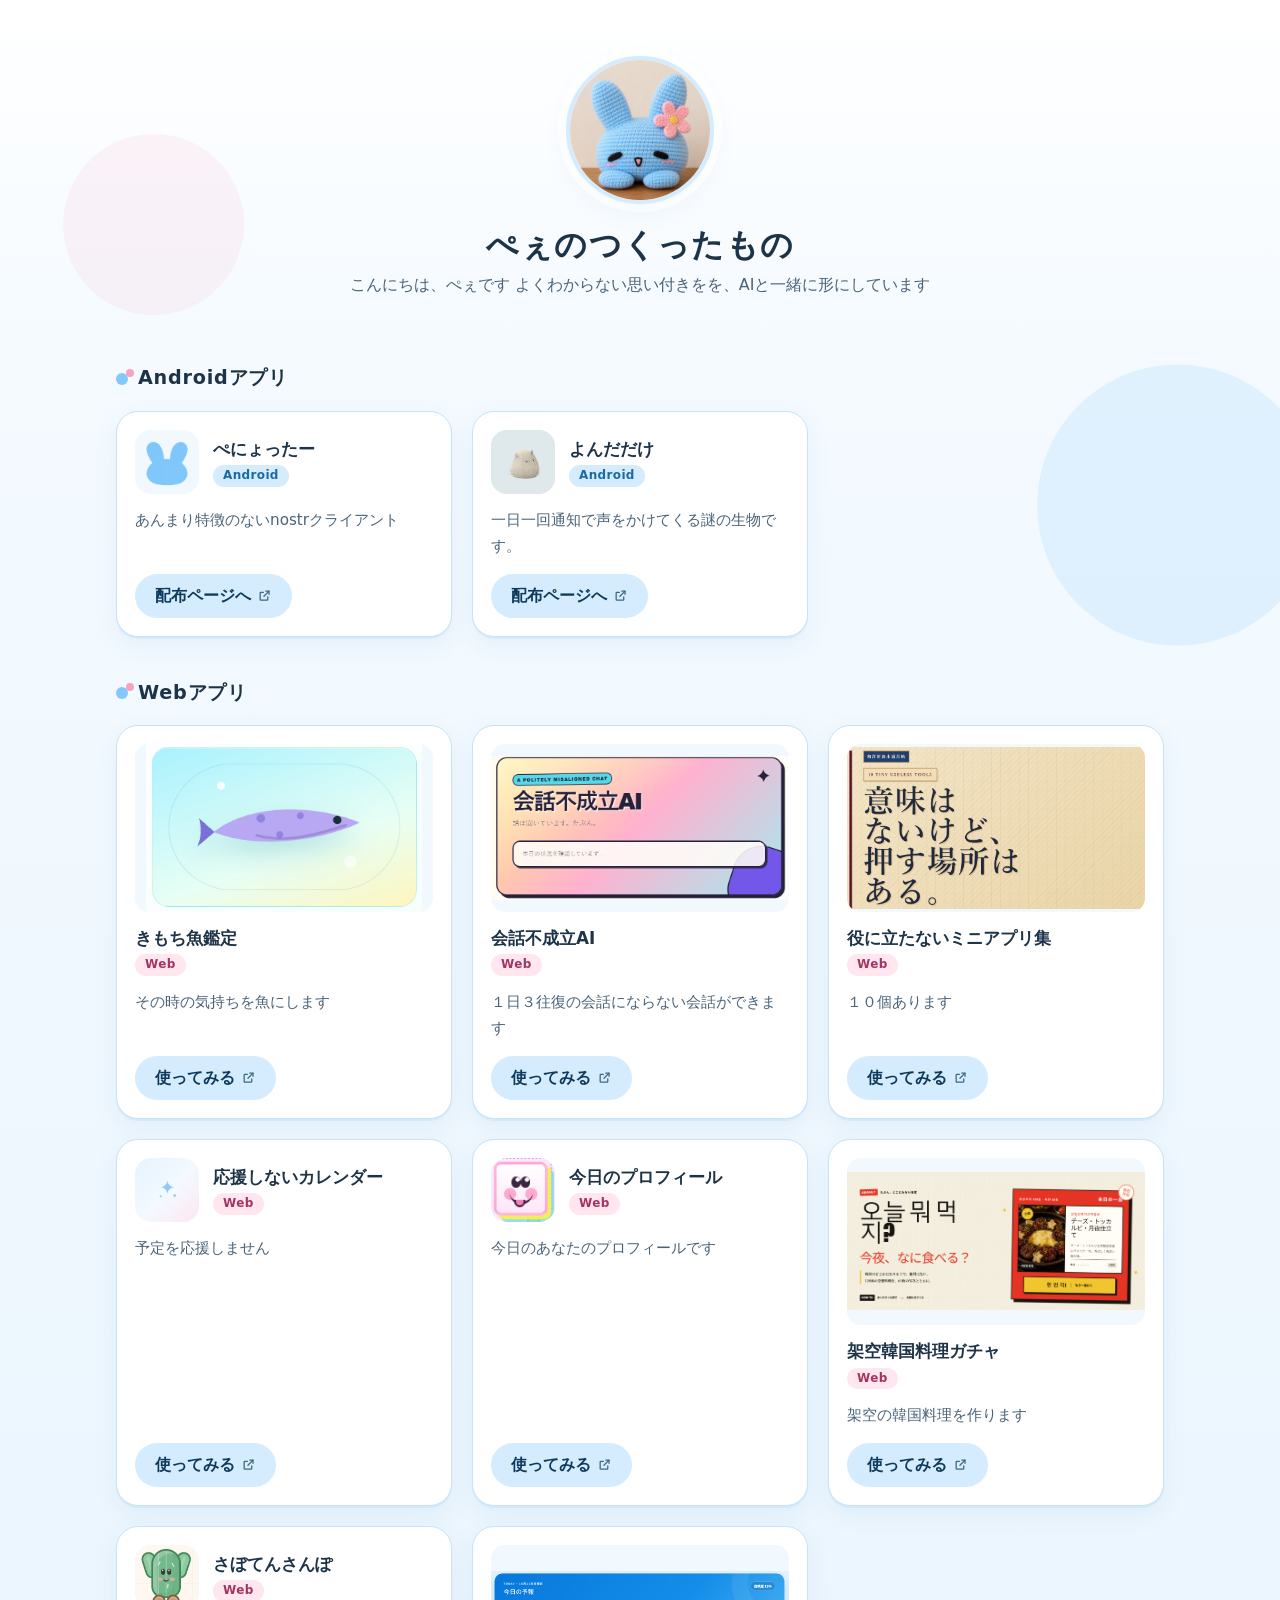
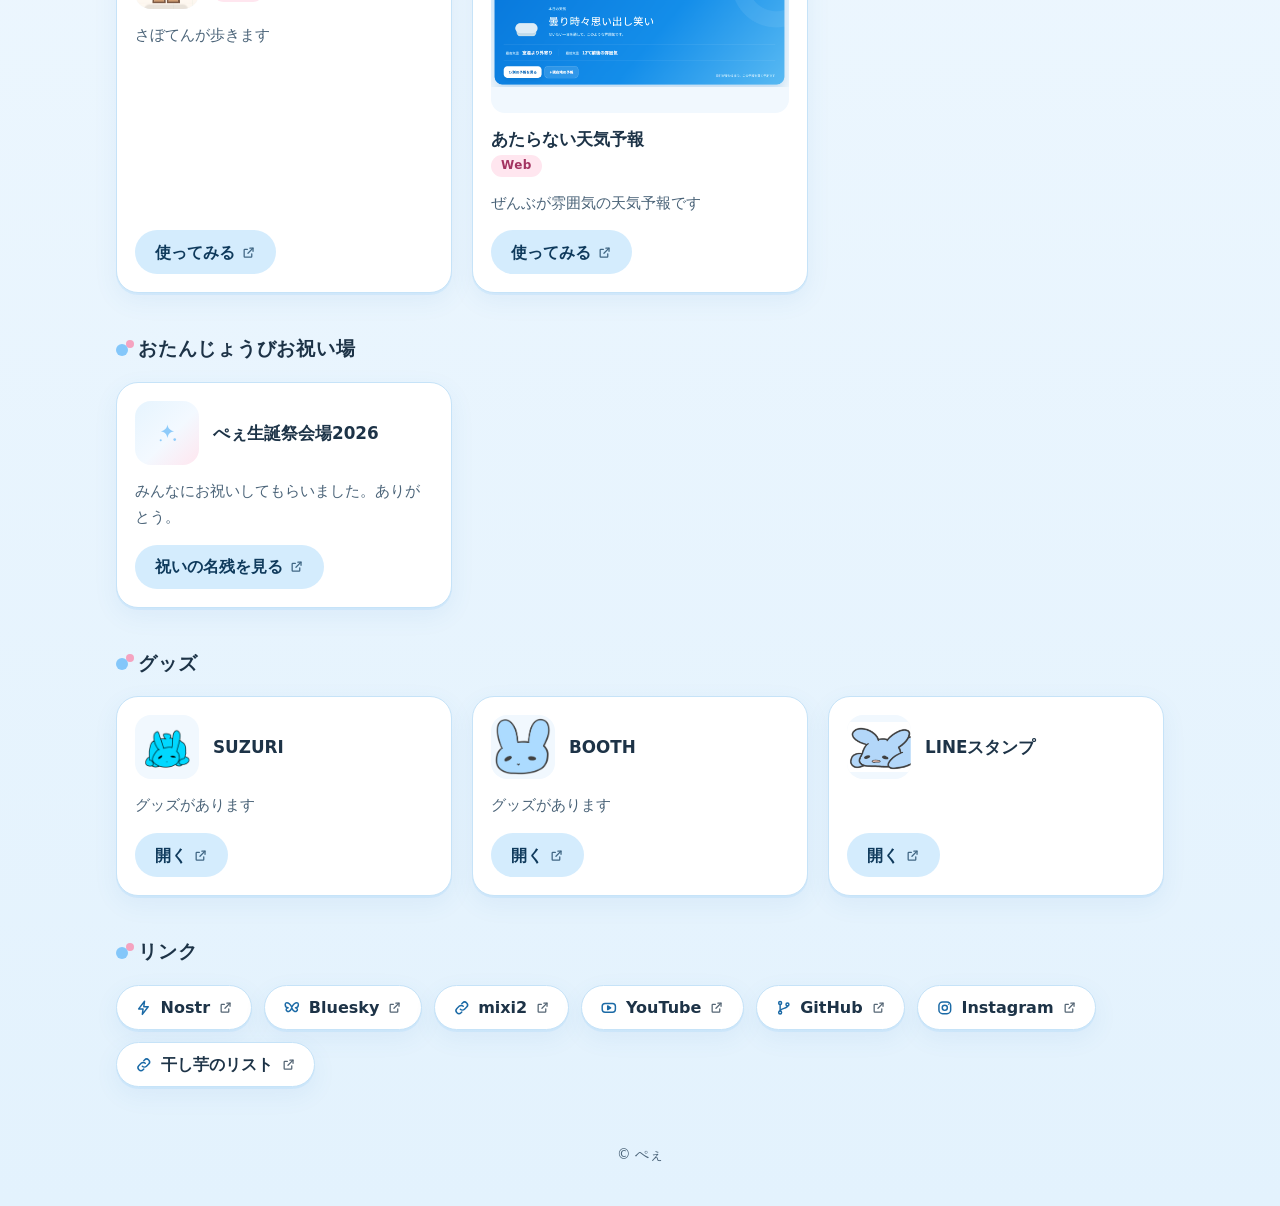
<file: index.html>
<!doctype html>
<html lang="ja" data-page="public">
<head>
  <meta charset="utf-8">
  <meta name="viewport" content="width=device-width, initial-scale=1">
  <title>ぺぇのつくったもの</title>
  <meta name="description" content="ぺぇがつくったものです">
  <meta name="theme-color" content="#eaf6ff">
  <link rel="icon" type="image/png" sizes="32x32" href="assets/favicon-32.png">
  <link rel="apple-touch-icon" href="assets/apple-touch-icon.png">
  <link rel="stylesheet" href="styles.css?v=2">
  <script src="app.js?v=2" defer></script>
</head>
<body>
  <div id="app" class="page">
    <p class="loading">読み込み中…</p>
  </div>
  <noscript><p class="load-error">このページの表示にはJavaScriptが必要です。</p></noscript>
</body>
</html>
</file>
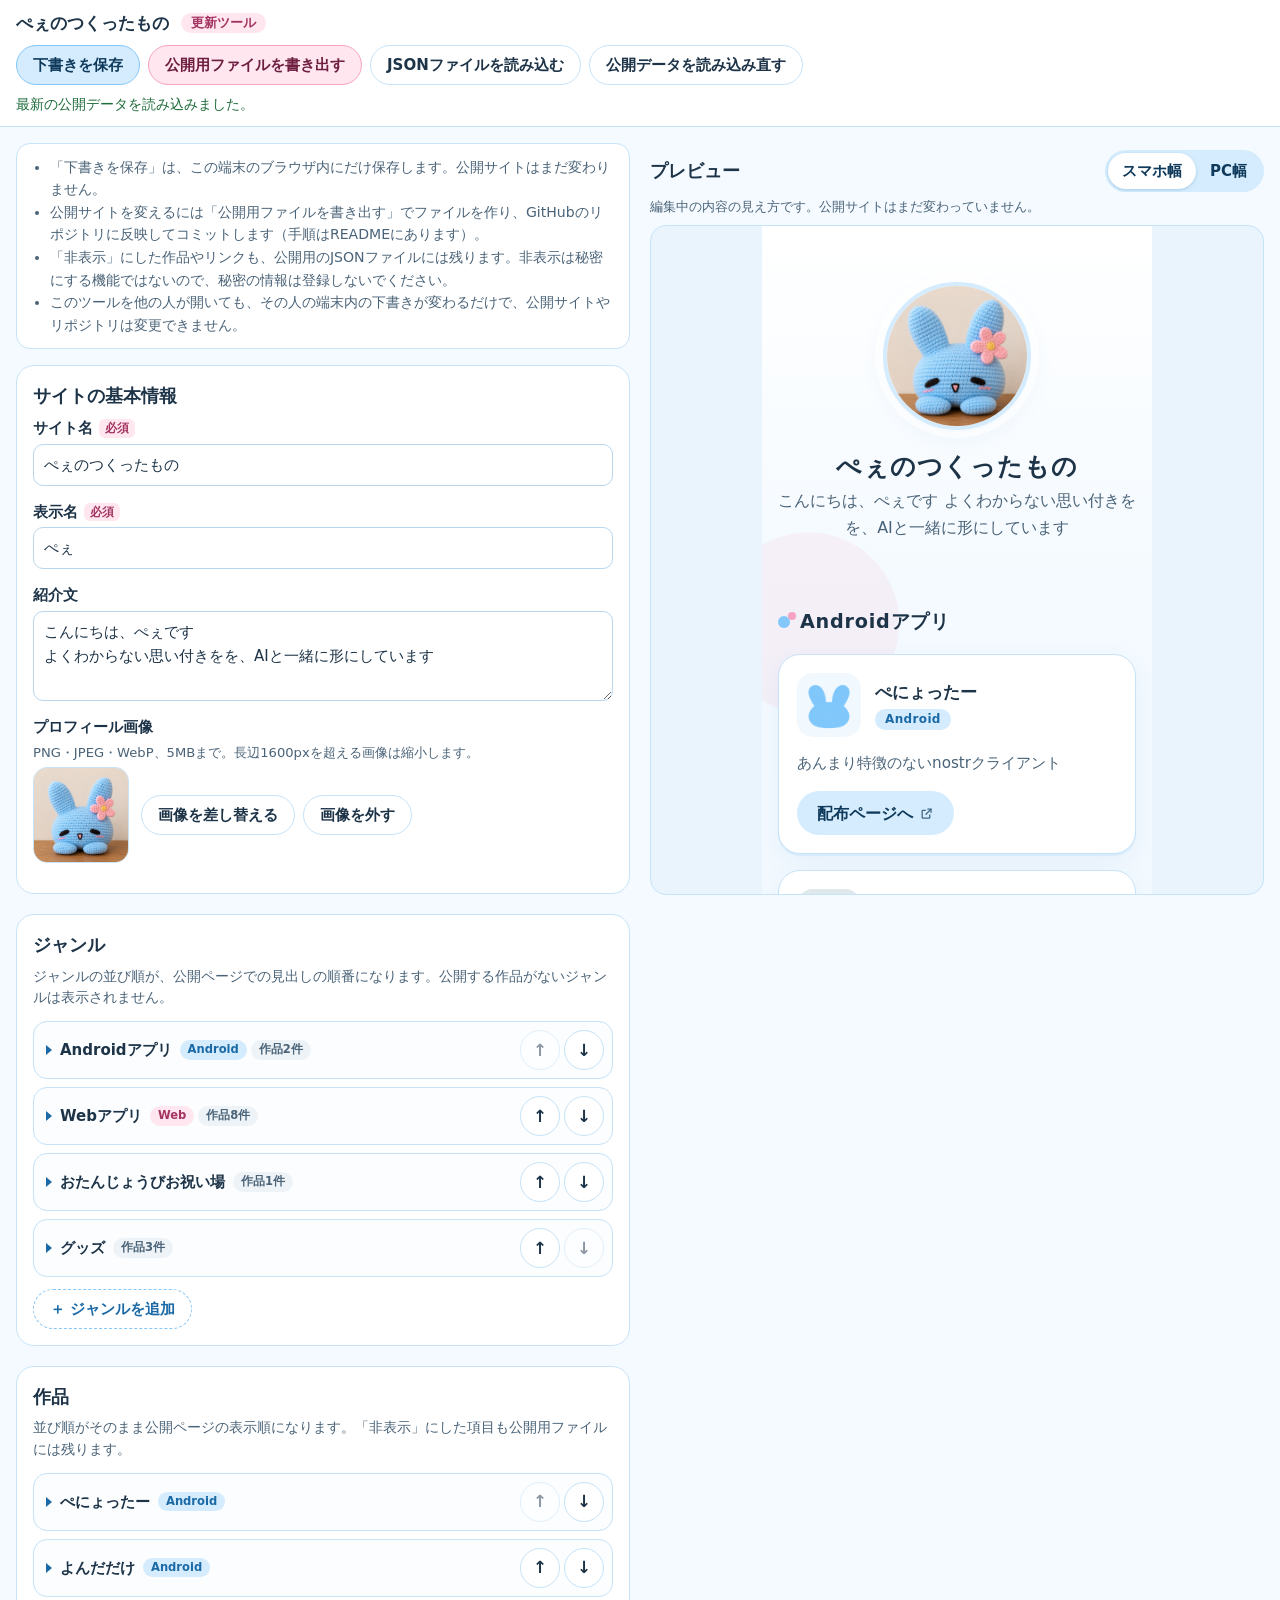
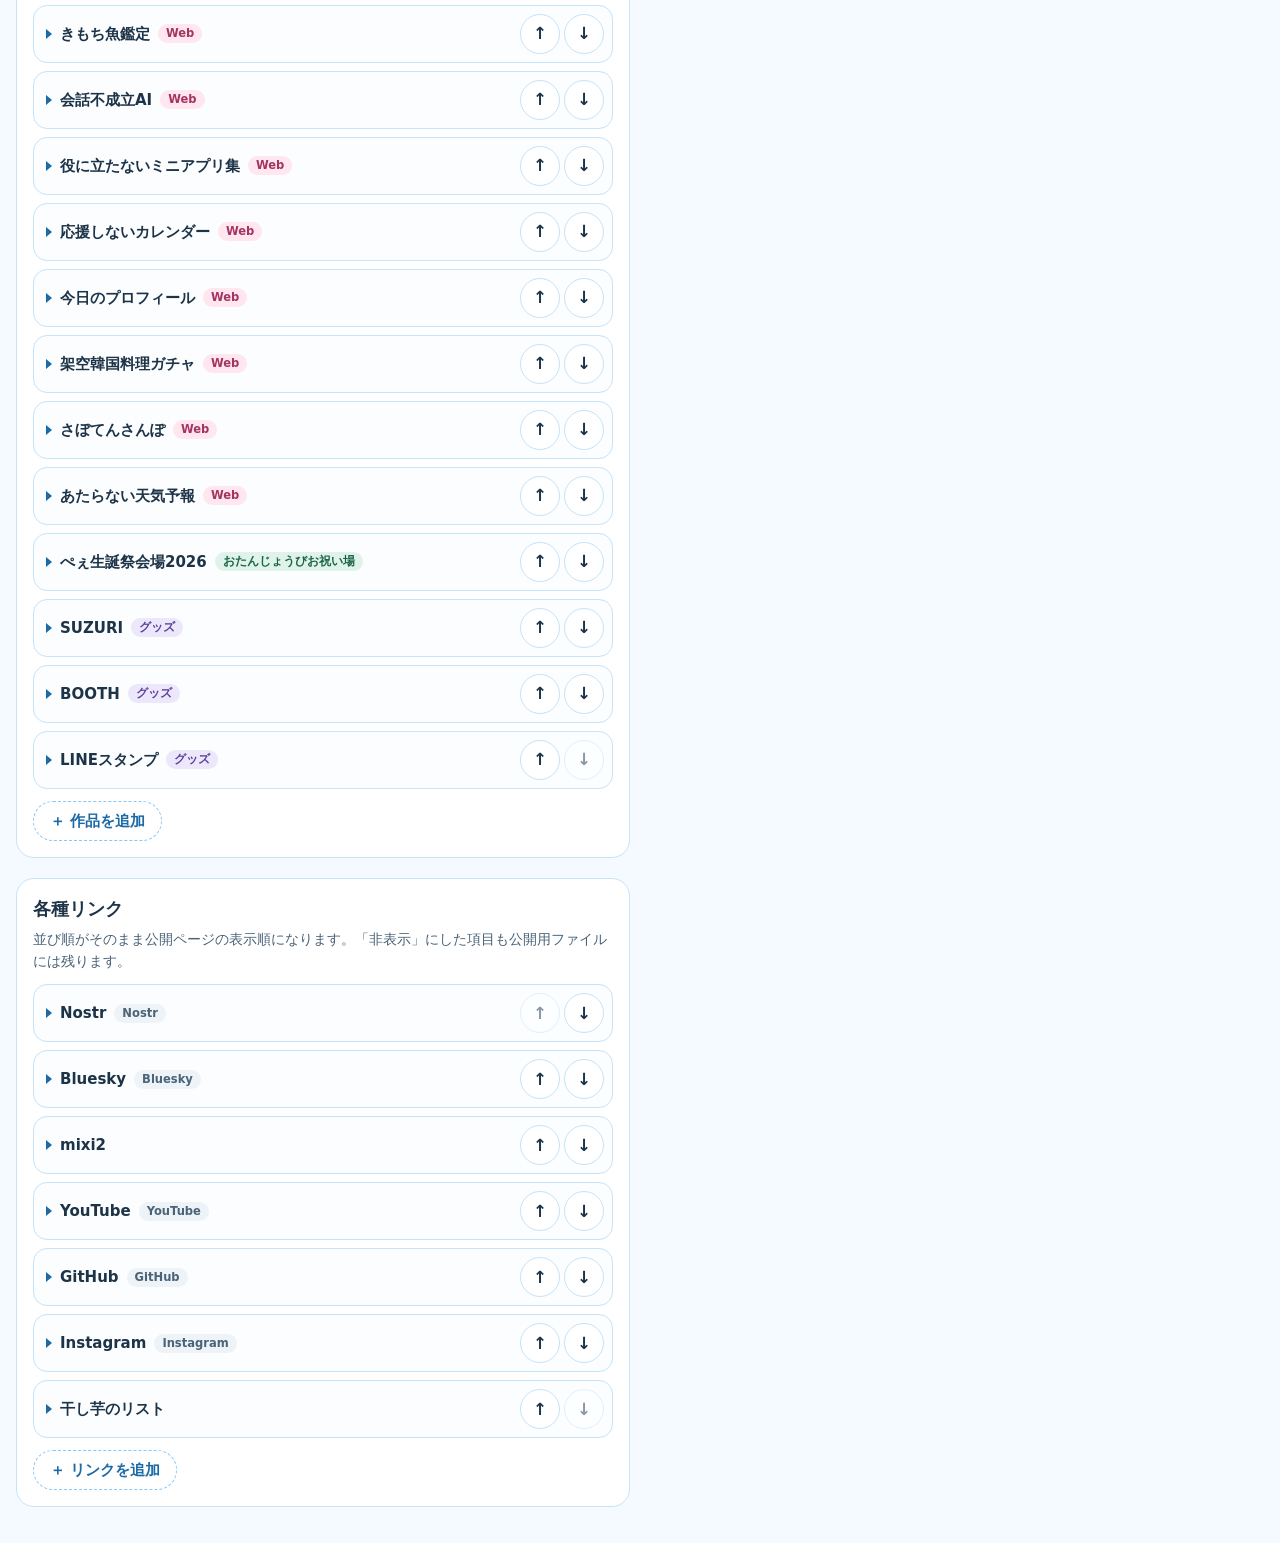
<file: editor/index.html>
<!doctype html>
<html lang="ja" data-page="editor">
<head>
  <meta charset="utf-8">
  <meta name="viewport" content="width=device-width, initial-scale=1">
  <meta name="robots" content="noindex, nofollow">
  <title>更新ツール｜ぺぇのつくったもの</title>
  <link rel="icon" type="image/png" sizes="32x32" href="../assets/favicon-32.png">
  <link rel="stylesheet" href="editor.css?v=2">
  <script src="../app.js?v=2" defer></script>
  <script src="zip.js?v=2" defer></script>
  <script src="editor.js?v=2" defer></script>
</head>
<body>
  <header class="topbar">
    <div class="topbar-inner">
      <h1 class="tool-title">ぺぇのつくったもの <span>更新ツール</span></h1>
      <div class="toolbar" role="group" aria-label="ファイル操作">
        <button type="button" class="btn btn-primary" id="btn-save" disabled>下書きを保存</button>
        <button type="button" class="btn btn-accent" id="btn-export" disabled>公開用ファイルを書き出す</button>
        <button type="button" class="btn" id="btn-import">JSONファイルを読み込む</button>
        <button type="button" class="btn btn-ghost" id="btn-reload">公開データを読み込み直す</button>
      </div>
      <p class="status" id="status" role="status" aria-live="polite"></p>
      <p class="dirty" id="dirty" hidden>保存していない変更があります</p>
    </div>
  </header>

  <div class="layout">
    <main class="form-col" id="form-col">
      <section class="notice" aria-labelledby="notice-title">
        <h2 id="notice-title" class="sr-only">このツールについて</h2>
        <ul>
          <li>「下書きを保存」は、この端末のブラウザ内にだけ保存します。公開サイトはまだ変わりません。</li>
          <li>公開サイトを変えるには「公開用ファイルを書き出す」でファイルを作り、GitHubのリポジトリに反映してコミットします（手順はREADMEにあります）。</li>
          <li>「非表示」にした作品やリンクも、公開用のJSONファイルには残ります。非表示は秘密にする機能ではないので、秘密の情報は登録しないでください。</li>
          <li>このツールを他の人が開いても、その人の端末内の下書きが変わるだけで、公開サイトやリポジトリは変更できません。</li>
        </ul>
      </section>

      <div class="problems" id="problems" role="alert" hidden></div>

      <div id="editor-root">
        <p class="empty-state" id="empty-state">データを読み込んでいます…</p>
      </div>
    </main>

    <aside class="preview-col" aria-labelledby="preview-title">
      <div class="preview-head">
        <h2 id="preview-title" class="preview-title">プレビュー</h2>
        <div class="segmented" role="group" aria-label="プレビューの幅">
          <button type="button" class="seg" data-width="mobile" aria-pressed="true">スマホ幅</button>
          <button type="button" class="seg" data-width="pc" aria-pressed="false">PC幅</button>
        </div>
      </div>
      <p class="preview-note">編集中の内容の見え方です。公開サイトはまだ変わっていません。</p>
      <div class="preview-frame" id="preview-frame">
        <iframe id="preview" title="サイトのプレビュー" src="../index.html?preview=1"></iframe>
      </div>
    </aside>
  </div>

  <input type="file" id="image-input" accept="image/png,image/jpeg,image/webp" hidden>
  <input type="file" id="json-input" accept=".json,application/json" hidden>

  <dialog id="draft-dialog" aria-labelledby="draft-dialog-title">
    <h2 id="draft-dialog-title">端末内に下書きがあります</h2>
    <p id="draft-dialog-text"></p>
    <p class="dialog-note">公開データを読み込んでも、下書きは「下書きを保存」するまで消えません。</p>
    <div class="dialog-buttons">
      <button type="button" class="btn btn-primary" id="draft-restore">下書きを復元する</button>
      <button type="button" class="btn" id="draft-published">最新の公開データを読み込む</button>
    </div>
  </dialog>
</body>
</html>
</file>
<file: styles.css>
/* ぺぇのつくったもの — 水色が主役、ピンクは控えめなアクセント */

:root {
  color-scheme: light;
  --bg: #f4faff;
  --bg-deep: #e3f2fd;
  --surface: #ffffff;
  --text: #1d3347;
  --text-sub: #4a6378;
  --sky: #84c7fa;
  --sky-soft: #d4ecfd;
  --sky-line: #c6e3f8;
  --sky-ink: #1b6aa6;
  --pink: #f5a3c0;
  --pink-soft: #ffe6ef;
  --pink-ink: #a33461;
  --btn-bg: #d4ecfd;
  --btn-bg-hover: #bfe1fb;
  --btn-text: #0f3a5c;
  --focus: #1b6aa6;
  --radius-lg: 22px;
  --radius-md: 16px;
  --shadow: 0 2px 0 rgba(132, 199, 250, 0.18), 0 8px 24px rgba(60, 130, 190, 0.08);
  --font: system-ui, -apple-system, "Hiragino Maru Gothic ProN", "Hiragino Sans", "Yu Gothic UI", "Meiryo", sans-serif;
}

*,
*::before,
*::after {
  box-sizing: border-box;
}

html {
  -webkit-text-size-adjust: 100%;
}

body {
  margin: 0;
  min-height: 100vh;
  font-family: var(--font);
  font-size: 16px;
  line-height: 1.7;
  color: var(--text);
  background-color: var(--bg);
  background-image:
    radial-gradient(circle at 12% 8%, rgba(245, 163, 192, 0.12) 0 90px, transparent 91px),
    radial-gradient(circle at 92% 18%, rgba(132, 199, 250, 0.18) 0 140px, transparent 141px),
    linear-gradient(180deg, #ffffff 0, var(--bg) 360px, var(--bg-deep) 100%);
  background-repeat: no-repeat;
  overflow-wrap: anywhere;
}

img {
  max-width: 100%;
}

.sr-only {
  position: absolute;
  width: 1px;
  height: 1px;
  padding: 0;
  margin: -1px;
  overflow: hidden;
  clip: rect(0, 0, 0, 0);
  white-space: nowrap;
  border: 0;
}

:focus-visible {
  outline: 3px solid var(--focus);
  outline-offset: 3px;
}

.page {
  width: 100%;
  max-width: 1080px;
  margin: 0 auto;
  padding: 0 16px;
}

.loading,
.load-error {
  margin: 4rem auto;
  text-align: center;
  color: var(--text-sub);
}

/* ---------- プロフィール ---------- */

.profile {
  display: flex;
  flex-direction: column;
  align-items: center;
  text-align: center;
  padding: 56px 0 24px;
}

.avatar {
  width: 148px;
  height: 148px;
  border-radius: 50%;
  background: var(--surface);
  border: 4px solid var(--sky-soft);
  box-shadow: 0 0 0 8px rgba(255, 255, 255, 0.7), var(--shadow);
  display: flex;
  align-items: center;
  justify-content: center;
  overflow: hidden;
  position: relative;
}

.avatar img {
  width: 100%;
  height: 100%;
  object-fit: contain;
  display: block;
}

.avatar-ph {
  width: 100%;
  height: 100%;
  border-radius: 50%;
}

.site-title {
  margin: 20px 0 4px;
  font-size: clamp(1.5rem, 1.2rem + 1.4vw, 2rem);
  font-weight: 800;
  letter-spacing: 0.04em;
  line-height: 1.35;
}

.bio {
  margin: 0;
  color: var(--text-sub);
}

/* ---------- セクション ---------- */

.content {
  padding-bottom: 24px;
}

.section {
  margin-top: 40px;
}

.section-title {
  display: flex;
  align-items: center;
  gap: 10px;
  margin: 0 0 16px;
  font-size: 1.2rem;
  font-weight: 800;
  letter-spacing: 0.04em;
}

.section-title::before {
  content: "";
  width: 12px;
  height: 12px;
  border-radius: 50%;
  background: var(--sky);
  box-shadow: 8px -6px 0 -2px var(--pink);
  flex: none;
}

.grid {
  display: grid;
  grid-template-columns: 1fr;
  gap: 16px;
}

@media (min-width: 600px) {
  .grid {
    grid-template-columns: repeat(2, minmax(0, 1fr));
  }
}

@media (min-width: 960px) {
  .grid {
    grid-template-columns: repeat(3, minmax(0, 1fr));
    gap: 20px;
  }
}

/* ---------- 作品カード ---------- */

.card {
  display: flex;
  flex-direction: column;
  gap: 14px;
  min-width: 0;
  padding: 18px;
  background: var(--surface);
  border: 1px solid var(--sky-line);
  border-radius: var(--radius-lg);
  box-shadow: var(--shadow);
}

.card-head {
  display: flex;
  align-items: center;
  gap: 14px;
  min-width: 0;
}

.card-titles {
  min-width: 0;
  display: flex;
  flex-direction: column;
  align-items: flex-start;
  gap: 4px;
}

.card-title {
  margin: 0;
  font-size: 1.05rem;
  font-weight: 700;
  line-height: 1.45;
}

.card-desc {
  margin: 0;
  color: var(--text-sub);
  font-size: 0.95rem;
  white-space: pre-line;
}

.card-foot {
  margin-top: auto;
}

.media {
  background: #f1f8fe;
  overflow: hidden;
  display: flex;
  align-items: center;
  justify-content: center;
}

.media img {
  display: block;
  width: 100%;
  height: 100%;
  object-fit: contain;
}

.media-icon {
  width: 64px;
  height: 64px;
  flex: none;
  border-radius: var(--radius-md);
}

.media-shot {
  width: 100%;
  aspect-ratio: 16 / 9;
  border-radius: 14px;
}

/* 画像がない・読み込めない場合の共通の代替表示 */
.ph {
  display: flex;
  align-items: center;
  justify-content: center;
  background: linear-gradient(135deg, #e6f4fe 0%, #f3f9ff 55%, var(--pink-soft) 100%);
  color: var(--sky);
}

.ph-icon {
  width: 42%;
  max-width: 48px;
  height: auto;
  fill: currentColor;
  stroke: none;
  opacity: 0.9;
}

.badge {
  display: inline-block;
  padding: 0 10px;
  border-radius: 999px;
  font-size: 0.75rem;
  font-weight: 700;
  line-height: 1.8;
  letter-spacing: 0.03em;
}

/* ジャンルの並び順で4色を順に使う */
.badge-c0 {
  background: var(--sky-soft);
  color: var(--sky-ink);
}

.badge-c1 {
  background: var(--pink-soft);
  color: var(--pink-ink);
}

.badge-c2 {
  background: #dff3ea;
  color: #1d6447;
}

.badge-c3 {
  background: #ece7fa;
  color: #573e9a;
}

/* ---------- ボタン・リンク ---------- */

.icon {
  width: 1.1em;
  height: 1.1em;
  flex: none;
  fill: none;
  stroke: currentColor;
  stroke-width: 2;
  stroke-linecap: round;
  stroke-linejoin: round;
}

.icon-ext {
  width: 0.95em;
  height: 0.95em;
  opacity: 0.75;
}

.btn {
  display: inline-flex;
  align-items: center;
  gap: 6px;
  min-height: 44px;
  padding: 8px 20px;
  border-radius: 999px;
  background: var(--btn-bg);
  color: var(--btn-text);
  font-weight: 700;
  text-decoration: none;
  transition: background-color 0.15s ease;
}

.btn:hover {
  background: var(--btn-bg-hover);
}

.links {
  list-style: none;
  margin: 0;
  padding: 0;
  display: flex;
  flex-wrap: wrap;
  gap: 12px;
}

.links li {
  max-width: 100%;
}

.link-pill {
  display: inline-flex;
  align-items: center;
  gap: 8px;
  max-width: 100%;
  min-height: 44px;
  padding: 8px 18px;
  border-radius: 999px;
  background: var(--surface);
  border: 1px solid var(--sky-line);
  box-shadow: var(--shadow);
  color: var(--text);
  font-weight: 700;
  text-decoration: none;
  transition: border-color 0.15s ease, background-color 0.15s ease;
}

.link-pill:hover {
  border-color: var(--sky);
  background: #fbfdff;
}

.icon-service {
  color: var(--sky-ink);
}

.link-label {
  min-width: 0;
}

/* ---------- フッター ---------- */

.footer {
  padding: 32px 0 40px;
  text-align: center;
  color: var(--text-sub);
  font-size: 0.85rem;
}

.footer p {
  margin: 0;
}

@media (prefers-reduced-motion: reduce) {
  * {
    transition: none !important;
  }
}
</file>
<file: editor/editor.css>
/* 更新ツール — 公開ページと同じ配色で、操作しやすさを優先 */

:root {
  color-scheme: light;
  --bg: #f4faff;
  --surface: #ffffff;
  --text: #1d3347;
  --text-sub: #4a6378;
  --sky: #84c7fa;
  --sky-soft: #d4ecfd;
  --sky-line: #c6e3f8;
  --sky-ink: #1b6aa6;
  --pink: #f5a3c0;
  --pink-soft: #ffe6ef;
  --pink-ink: #a33461;
  --danger: #b3261e;
  --danger-soft: #fdecea;
  --ok: #1e6b3a;
  --ok-soft: #e7f6ec;
  --focus: #1b6aa6;
  --font: system-ui, -apple-system, "Hiragino Sans", "Yu Gothic UI", "Meiryo", sans-serif;
}

*,
*::before,
*::after {
  box-sizing: border-box;
}

body {
  margin: 0;
  font-family: var(--font);
  font-size: 15px;
  line-height: 1.6;
  color: var(--text);
  background: var(--bg);
  overflow-wrap: anywhere;
}

.sr-only {
  position: absolute;
  width: 1px;
  height: 1px;
  padding: 0;
  margin: -1px;
  overflow: hidden;
  clip: rect(0, 0, 0, 0);
  white-space: nowrap;
  border: 0;
}

:focus-visible {
  outline: 3px solid var(--focus);
  outline-offset: 2px;
}

[hidden] {
  display: none !important;
}

/* ---------- 上部バー ---------- */

.topbar {
  z-index: 10;
  background: rgba(255, 255, 255, 0.96);
  border-bottom: 1px solid var(--sky-line);
}

@media (min-width: 768px) and (min-height: 600px) {
  .topbar {
    position: sticky;
    top: 0;
  }
}

.topbar-inner {
  max-width: 1600px;
  margin: 0 auto;
  padding: 10px 16px;
}

.tool-title {
  margin: 0 0 8px;
  font-size: 1.05rem;
  font-weight: 800;
}

.tool-title span {
  display: inline-block;
  margin-left: 6px;
  padding: 0 10px;
  border-radius: 999px;
  background: var(--pink-soft);
  color: var(--pink-ink);
  font-size: 0.8rem;
  vertical-align: 2px;
}

.toolbar {
  display: flex;
  flex-wrap: wrap;
  gap: 8px;
}

.status {
  margin: 8px 0 0;
  min-height: 1.6em;
  font-size: 0.9rem;
  color: var(--text-sub);
}

.status-ok {
  color: var(--ok);
}

.status-error {
  color: var(--danger);
  font-weight: 700;
}

.status-info {
  color: var(--sky-ink);
}

.dirty {
  margin: 2px 0 0;
  font-size: 0.85rem;
  color: var(--pink-ink);
}

.dirty::before {
  content: "● ";
}

/* ---------- ボタン ---------- */

.btn {
  display: inline-flex;
  align-items: center;
  justify-content: center;
  min-height: 40px;
  padding: 6px 16px;
  border: 1px solid var(--sky-line);
  border-radius: 999px;
  background: var(--surface);
  color: var(--text);
  font: inherit;
  font-weight: 700;
  cursor: pointer;
}

.btn:hover:not(:disabled) {
  border-color: var(--sky);
  background: #f7fbff;
}

.btn:disabled {
  opacity: 0.5;
  cursor: not-allowed;
}

.btn-primary {
  background: var(--sky-soft);
  border-color: var(--sky);
  color: #0f3a5c;
}

.btn-primary:hover:not(:disabled) {
  background: #bfe1fb;
}

.btn-accent {
  background: var(--pink-soft);
  border-color: var(--pink);
  color: #6e1f40;
}

.btn-accent:hover:not(:disabled) {
  background: #ffd6e5;
}

.btn-ghost {
  background: transparent;
}

.btn-danger {
  border-color: #f0b8b3;
  color: var(--danger);
}

.btn-danger:hover:not(:disabled) {
  background: var(--danger-soft);
  border-color: var(--danger);
}

.btn-icon {
  width: 40px;
  padding: 0;
  font-size: 1.05rem;
}

.btn-add {
  margin-top: 12px;
  border-style: dashed;
  border-color: var(--sky);
  color: var(--sky-ink);
}

.link-button {
  padding: 0;
  border: 0;
  background: none;
  color: inherit;
  font: inherit;
  text-align: left;
  text-decoration: underline;
  cursor: pointer;
}

/* ---------- レイアウト ---------- */

.layout {
  max-width: 1600px;
  margin: 0 auto;
  padding: 16px;
  display: grid;
  grid-template-columns: minmax(0, 1fr);
  gap: 20px;
}

@media (min-width: 1100px) {
  .layout {
    grid-template-columns: minmax(0, 1fr) minmax(0, 1fr);
    align-items: start;
  }

  .preview-col {
    position: sticky;
    top: 150px;
  }
}

.notice {
  margin-bottom: 16px;
  padding: 12px 16px;
  border-radius: 14px;
  background: var(--surface);
  border: 1px solid var(--sky-line);
  font-size: 0.88rem;
  color: var(--text-sub);
}

.notice ul {
  margin: 0;
  padding-left: 1.2em;
}

.problems {
  margin-bottom: 16px;
  padding: 12px 16px;
  border-radius: 14px;
  background: var(--danger-soft);
  border: 1px solid #f0b8b3;
  color: var(--danger);
}

.problems-title {
  margin: 0 0 6px;
  font-weight: 700;
}

.problems ul {
  margin: 0;
  padding-left: 1.2em;
}

.empty-state {
  color: var(--text-sub);
}

/* ---------- パネル・フォーム ---------- */

.panel {
  margin-bottom: 20px;
  padding: 16px;
  border-radius: 18px;
  background: var(--surface);
  border: 1px solid var(--sky-line);
}

.panel-title {
  margin: 0 0 6px;
  font-size: 1.1rem;
}

.panel-note {
  margin: 0 0 12px;
  font-size: 0.85rem;
  color: var(--text-sub);
}

.field {
  margin: 0 0 14px;
}

.field-label {
  display: block;
  margin: 0 0 4px;
  font-weight: 700;
  font-size: 0.92rem;
}

.req {
  display: inline-block;
  margin-left: 6px;
  padding: 0 6px;
  border-radius: 6px;
  background: var(--pink-soft);
  color: var(--pink-ink);
  font-size: 0.72rem;
  vertical-align: 1px;
}

.hint {
  margin: 0 0 4px;
  font-size: 0.82rem;
  color: var(--text-sub);
}

.input {
  display: block;
  width: 100%;
  min-height: 40px;
  padding: 8px 10px;
  border: 1px solid #b9d7ee;
  border-radius: 10px;
  background: #fff;
  color: var(--text);
  font: inherit;
}

textarea.input {
  resize: vertical;
}

.input[aria-invalid="true"] {
  border-color: var(--danger);
  background: #fffafa;
}

.field-error {
  margin: 4px 0 0;
  font-size: 0.85rem;
  font-weight: 700;
  color: var(--danger);
}

.field-error::before {
  content: "！ ";
}

.field-check {
  display: flex;
  flex-wrap: wrap;
  align-items: center;
  gap: 8px;
}

.field-check input,
.radio input {
  width: 20px;
  height: 20px;
  margin: 0;
  accent-color: var(--sky-ink);
}

.field-check .field-error {
  flex-basis: 100%;
}

.field-radios {
  border: 0;
  padding: 0;
  min-width: 0;
}

.radio {
  display: flex;
  align-items: center;
  gap: 8px;
  min-height: 32px;
}

.image-row {
  display: flex;
  flex-wrap: wrap;
  align-items: center;
  gap: 12px;
}

.image-preview {
  width: 96px;
  height: 96px;
  flex: none;
  border-radius: 14px;
  border: 1px solid var(--sky-line);
  background: #f1f8fe;
  display: flex;
  align-items: center;
  justify-content: center;
  overflow: hidden;
}

.image-preview img {
  width: 100%;
  height: 100%;
  object-fit: contain;
}

.image-none {
  font-size: 0.75rem;
  color: var(--text-sub);
  text-align: center;
  padding: 4px;
}

.image-buttons {
  display: flex;
  flex-wrap: wrap;
  gap: 8px;
}

/* ---------- 項目リスト ---------- */

.items {
  list-style: none;
  margin: 0;
  padding: 0;
  display: flex;
  flex-direction: column;
  gap: 8px;
}

.item {
  border: 1px solid var(--sky-line);
  border-radius: 14px;
  background: #fbfdff;
}

.item.is-open {
  border-color: var(--sky);
  background: #fff;
}

.item-head {
  display: flex;
  align-items: center;
  gap: 8px;
  padding: 6px 8px 6px 4px;
}

.item-toggle {
  flex: 1;
  min-width: 0;
  display: flex;
  flex-wrap: wrap;
  align-items: center;
  gap: 6px 8px;
  min-height: 44px;
  padding: 4px 8px;
  border: 0;
  border-radius: 10px;
  background: transparent;
  color: inherit;
  font: inherit;
  text-align: left;
  cursor: pointer;
}

.item-toggle:hover {
  background: #f1f8fe;
}

.chev {
  width: 0;
  height: 0;
  border-left: 6px solid var(--sky-ink);
  border-top: 5px solid transparent;
  border-bottom: 5px solid transparent;
  transition: transform 0.15s ease;
}

.item.is-open .chev {
  transform: rotate(90deg);
}

.item-name {
  font-weight: 700;
  min-width: 0;
}

.item-tags {
  display: inline-flex;
  flex-wrap: wrap;
  gap: 4px;
}

.tag {
  padding: 0 8px;
  border-radius: 999px;
  font-size: 0.72rem;
  font-weight: 700;
  line-height: 1.7;
  background: var(--sky-soft);
  color: var(--sky-ink);
}

/* ジャンルの色（公開ページの .badge-c0〜c3 と同じ並び） */
.tag-c1 {
  background: var(--pink-soft);
  color: var(--pink-ink);
}

.tag-c2 {
  background: #dff3ea;
  color: #1d6447;
}

.tag-c3 {
  background: #ece7fa;
  color: #573e9a;
}

.tag-icon {
  background: #eef3f7;
  color: var(--text-sub);
}

.tag-hidden {
  background: #e9edf1;
  color: #3d4b57;
}

.tag-warn {
  background: var(--danger-soft);
  color: var(--danger);
}

.item-moves {
  display: flex;
  gap: 4px;
  flex: none;
}

.item-body {
  padding: 8px 16px 16px;
  border-top: 1px dashed var(--sky-line);
}

.item-foot {
  display: flex;
  justify-content: flex-end;
  margin-top: 8px;
}

/* ---------- プレビュー ---------- */

.preview-col {
  min-width: 0;
}

.preview-head {
  display: flex;
  flex-wrap: wrap;
  align-items: center;
  justify-content: space-between;
  gap: 8px;
}

.preview-title {
  margin: 0;
  font-size: 1.1rem;
}

.preview-note {
  margin: 4px 0 8px;
  font-size: 0.82rem;
  color: var(--text-sub);
}

.segmented {
  display: inline-flex;
  padding: 3px;
  border-radius: 999px;
  background: var(--sky-soft);
}

.seg {
  min-height: 36px;
  padding: 4px 14px;
  border: 0;
  border-radius: 999px;
  background: transparent;
  color: #0f3a5c;
  font: inherit;
  font-weight: 700;
  cursor: pointer;
}

.seg[aria-pressed="true"] {
  background: #fff;
  box-shadow: 0 1px 3px rgba(27, 106, 166, 0.25);
}

.preview-frame {
  position: relative;
  height: 70vh;
  min-height: 420px;
  overflow: hidden;
  border-radius: 16px;
  border: 1px solid var(--sky-line);
  background: #eaf4fc;
}

.preview-frame iframe {
  position: absolute;
  top: 0;
  left: 0;
  border: 0;
  background: #fff;
  transform-origin: 0 0;
}

@media (min-width: 1100px) {
  .preview-frame {
    height: calc(100vh - 230px);
  }
}

/* ---------- ダイアログ ---------- */

dialog {
  max-width: min(480px, calc(100vw - 32px));
  padding: 20px;
  border: 1px solid var(--sky-line);
  border-radius: 18px;
  color: var(--text);
}

dialog::backdrop {
  background: rgba(29, 51, 71, 0.35);
}

dialog h2 {
  margin: 0 0 8px;
  font-size: 1.1rem;
}

.dialog-note {
  font-size: 0.85rem;
  color: var(--text-sub);
}

.dialog-buttons {
  display: flex;
  flex-wrap: wrap;
  gap: 8px;
}

@media (prefers-reduced-motion: reduce) {
  * {
    transition: none !important;
  }
}
</file>
